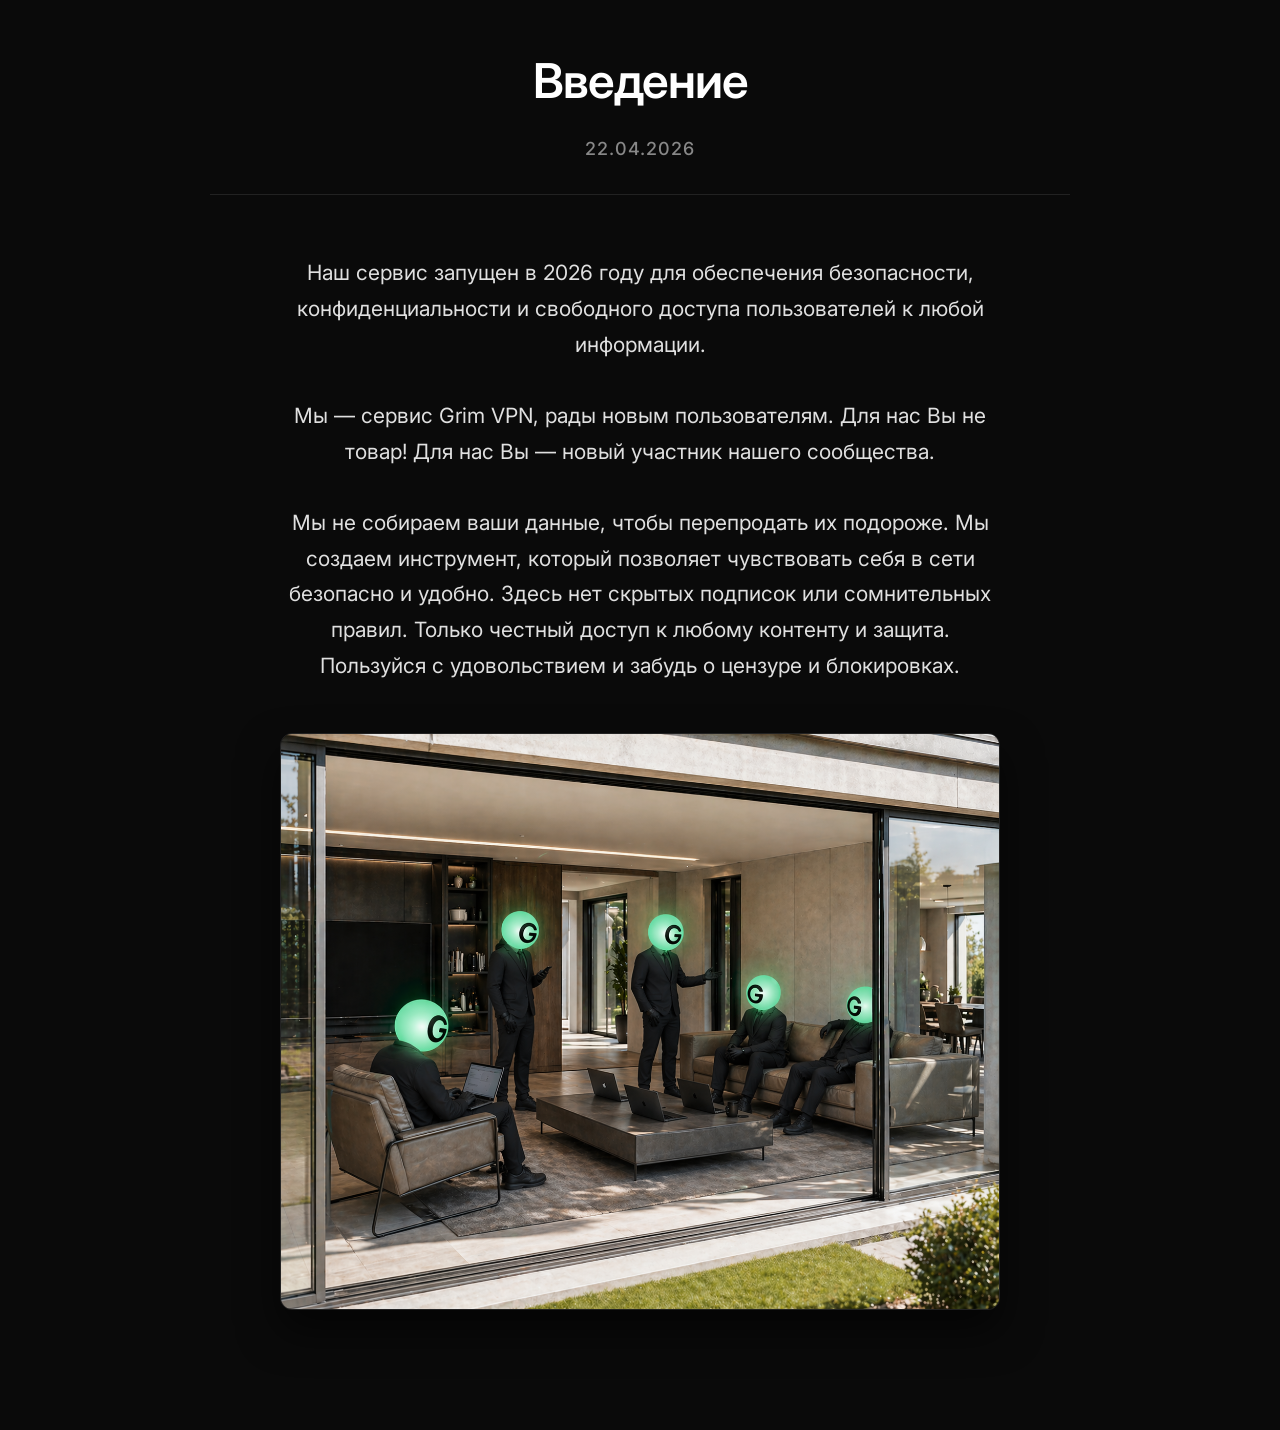
<file: info.html>
<!DOCTYPE html>
<html lang="ru">
<head>
    <meta charset="UTF-8">
    <meta name="viewport" content="width=device-width, initial-scale=1.0">
    <title>Новости</title>
    <style>
        @import url('https://fonts.googleapis.com/css2?family=Inter:wght@400;500;600&display=swap');
        
        * {
            margin: 0;
            padding: 0;
            box-sizing: border-box;
        }
        
        body {
            background-color: #0a0a0a;
            color: #e0e0e0;
            font-family: 'Inter', system-ui, -apple-system, sans-serif;
            line-height: 1.7;
            padding: 40px 20px;
            min-height: 100vh;
        }
        
        .container {
            max-width: 860px;
            margin: 0 auto;
        }
        
        header {
            margin-bottom: 60px;
            border-bottom: 1px solid #222;
            padding-bottom: 30px;
        }
        
        h1 {
            font-size: 48px;
            font-weight: 600;
            text-align: center;
            letter-spacing: -1px;
            color: #ffffff;
            margin-bottom: 12px;
        }
        
        .date {
            font-size: 18px;
            font-weight: 500;
            text-align: center;
            color: #888;
            letter-spacing: 1px;
        }
        
        .article {
            text-align: center;
            max-width: 720px;
            margin: 0 auto;
        }
        
        .article p {
            font-size: 21px;
            margin-bottom: 42px;
            text-align: center;
        }
        
        .article p:last-of-type {
            margin-bottom: 50px;
        }
        
        .image-container {
            margin: 50px auto;
            display: block;
            max-width: 100%;
            border-radius: 12px;
            overflow: hidden;
            box-shadow: 0 20px 40px rgba(0, 0, 0, 0.6);
            border: 1px solid #222;
        }
        
        .image-container img {
            width: 100%;
            height: auto;
            display: block;
        }
        
        footer {
            text-align: center;
            margin-top: 80px;
            font-size: 14px;
            color: #555;
        }
    </style>
</head>
<body>
    <div class="container">
        <header>
            <h1>Введение</h1>
            <div class="date">22.04.2026</div>
        </header>
        
        <div class="article">
            <p>Наш сервис запущен в 2026 году для обеспечения безопасности, конфиденциальности и свободного доступа пользователей к любой информации.<br><br>
            Мы — сервис Grim VPN, рады новым пользователям. Для нас Вы не товар! Для нас Вы — новый участник нашего сообщества.<br><br>
            Мы не собираем ваши данные, чтобы перепродать их подороже. Мы создаем инструмент, который позволяет чувствовать себя в сети безопасно и удобно. Здесь нет скрытых подписок или сомнительных правил. Только честный доступ к любому контенту и защита. Пользуйся с удовольствием и забудь о цензуре и блокировках.</p>
            
            <p></p>
            
            <p></p>
            
            <div class="image-container">
                <img src="icons/photo.png" alt="" width="800" height="600">
            </div>
        </div>
        
        <footer>
        </footer>
    </div>
</body>
</html>
</file>
